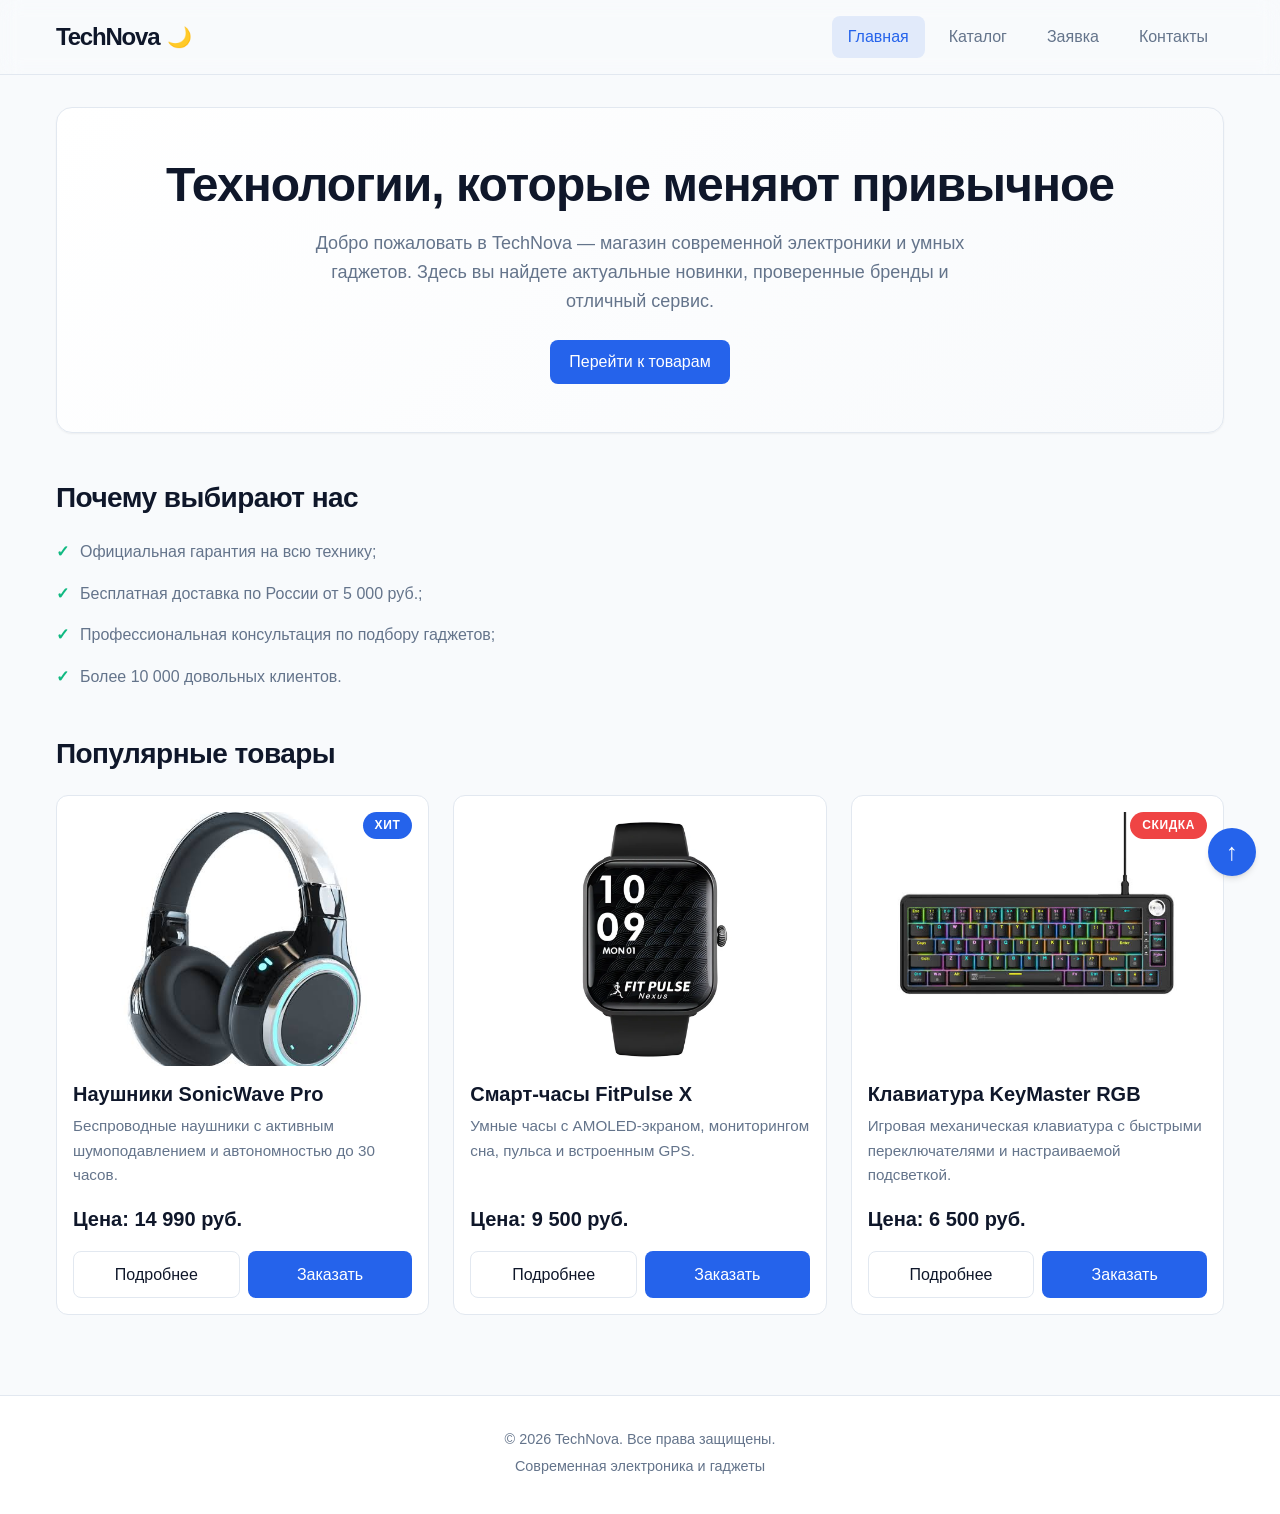
<file: index.html>
<!DOCTYPE html>
<html lang="ru">
<head>
  <meta charset="UTF-8">
  <meta name="viewport" content="width=device-width, initial-scale=1.0">
  <meta name="description" content="TechNova — магазин современной электроники и умных гаджетов.">
  <title>Главная – TechNova</title>
  <link rel="stylesheet" href="css/style.css">
  <link rel="stylesheet" href="css/responsive.css">
  <script src="js/main.js" defer></script>
</head>
<body>
  <a class="skip-link" href="#main">Перейти к основному содержимому</a>

  <header class="site-header">
    <div class="site-header__inner">
      <a class="site-header__logo" href="index.html">TechNova</a>
      
      <div class="site-header__controls">
        <button class="theme-toggle" type="button" id="theme-toggle" aria-label="Включить тёмную тему">
          <span class="theme-toggle__icon" aria-hidden="true">🌙</span>
        </button>
        <button class="menu-toggle" id="menu-toggle" aria-expanded="false" aria-controls="site-nav-list">
          <span class="menu-toggle__icon" aria-hidden="true">☰</span>
          <span class="visually-hidden">Открыть меню</span>
        </button>
      </div>

      <nav class="site-nav" id="site-nav-list" aria-label="Основная навигация">
        <ul class="site-nav__list">
          <li class="site-nav__item"><a class="site-nav__link site-nav__link--active" href="index.html" aria-current="page">Главная</a></li>
          <li class="site-nav__item"><a class="site-nav__link" href="catalog.html">Каталог</a></li>
          <li class="site-nav__item"><a class="site-nav__link" href="order.html">Заявка</a></li>
          <li class="site-nav__item"><a class="site-nav__link" href="contacts.html">Контакты</a></li>
        </ul>
      </nav>
    </div>
  </header>

  <main id="main">
    <section class="hero">
      <h1 class="hero__title">Технологии, которые меняют привычное</h1>
      <p class="hero__text">Добро пожаловать в TechNova — магазин современной электроники и умных гаджетов. Здесь вы найдете актуальные новинки, проверенные бренды и отличный сервис.</p>
      <a class="button button--primary" href="#popular">Перейти к товарам</a>
    </section>

    <section class="section" id="advantages">
      <h2 class="section__title">Почему выбирают нас</h2>
      <ul class="advantages-list">
        <li>Официальная гарантия на всю технику;</li>
        <li>Бесплатная доставка по России от 5 000 руб.;</li>
        <li>Профессиональная консультация по подбору гаджетов;</li>
        <li>Более 10 000 довольных клиентов.</li>
      </ul>
    </section>

    <section class="section" id="popular">
      <h2 class="section__title">Популярные товары</h2>
      <div class="products-grid">
                <article class="product-card product-card--featured">
          <span class="product-card__badge product-card__badge--hit">Хит</span>
          <img class="product-card__image" src="images/product-1-640.jpg" alt="Беспроводные наушники SonicWave Pro" width="640" height="480" loading="lazy">
          
          <h3 class="product-card__title">Наушники SonicWave Pro</h3>
          <p class="product-card__description">Беспроводные наушники с активным шумоподавлением и автономностью до 30 часов.</p>
          <p class="product-card__price">Цена: 14 990 руб.</p>
          <div class="product-card__actions">
            <a class="button button--secondary" href="product.html">Подробнее</a>
            <a class="button button--primary" href="order.html">Заказать</a>
          </div>
        </article>

        <article class="product-card">
          <img class="product-card__image" src="images/product-2-640.jpg" alt="Смарт-часы FitPulse X" width="640" height="480" loading="lazy">
          <h3 class="product-card__title">Смарт-часы FitPulse X</h3>
          <p class="product-card__description">Умные часы с AMOLED-экраном, мониторингом сна, пульса и встроенным GPS.</p>
          <p class="product-card__price">Цена: 9 500 руб.</p>
          <div class="product-card__actions">
            <a class="button button--secondary" href="product.html">Подробнее</a>
            <a class="button button--primary" href="order.html">Заказать</a>
          </div>
        </article>

        <article class="product-card product-card--discount">
          <span class="product-card__badge product-card__badge--sale">Скидка</span>
          <img class="product-card__image" src="images/product-3-640.jpg" alt="Механическая клавиатура KeyMaster RGB" width="640" height="480" loading="lazy">
          <h3 class="product-card__title">Клавиатура KeyMaster RGB</h3>
          <p class="product-card__description">Игровая механическая клавиатура с быстрыми переключателями и настраиваемой подсветкой.</p>
          <p class="product-card__price">Цена: 6 500 руб.</p>
          <div class="product-card__actions">
            <a class="button button--secondary" href="product.html">Подробнее</a>
            <a class="button button--primary" href="order.html">Заказать</a>
          </div>
        </article>
      </div>
    </section>
  </main>

  <footer class="site-footer" id="contacts">
    <p class="site-footer__text">&copy; 2026 TechNova. Все права защищены.</p>
    <p class="site-footer__text">Современная электроника и гаджеты</p>
  </footer>

  <a class="to-top" href="#" aria-label="Наверх">↑</a>
</body>
</html>
</file>
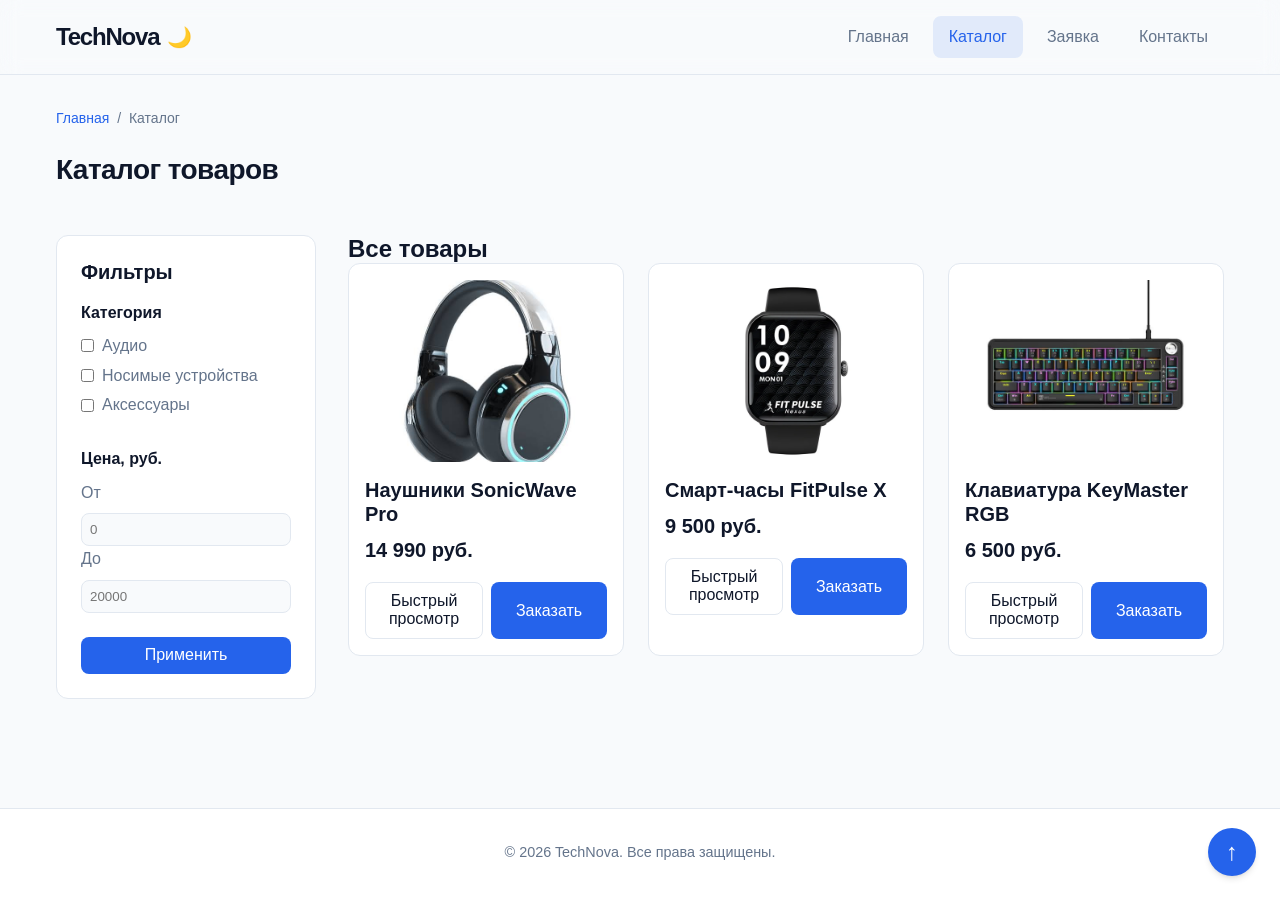
<file: catalog.html>
<!DOCTYPE html>
<html lang="ru">
<head>
  <meta charset="UTF-8">
  <meta name="viewport" content="width=device-width, initial-scale=1.0">
  <meta name="description" content="Каталог электроники и гаджетов TechNova.">
  <title>Каталог – TechNova</title>
  <link rel="stylesheet" href="css/style.css">
  <link rel="stylesheet" href="css/responsive.css">
  <script src="js/main.js" defer></script>
</head>
<body>
  <a class="skip-link" href="#main">Перейти к основному содержимому</a>

  <header class="site-header">
    <div class="site-header__inner">
      <a class="site-header__logo" href="index.html">TechNova</a>
      <div class="site-header__controls">
        <button class="theme-toggle" type="button" id="theme-toggle" aria-label="Включить тёмную тему">
          <span class="theme-toggle__icon" aria-hidden="true">🌙</span>
        </button>
        <button class="menu-toggle" id="menu-toggle" aria-expanded="false" aria-controls="site-nav-list">
          <span class="menu-toggle__icon" aria-hidden="true">☰</span>
          <span class="visually-hidden">Открыть меню</span>
        </button>
      </div>
      <nav class="site-nav" id="site-nav-list" aria-label="Основная навигация">
        <ul class="site-nav__list">
          <li class="site-nav__item"><a class="site-nav__link" href="index.html">Главная</a></li>
          <li class="site-nav__item"><a class="site-nav__link site-nav__link--active" href="catalog.html" aria-current="page">Каталог</a></li>
          <li class="site-nav__item"><a class="site-nav__link" href="order.html">Заявка</a></li>
          <li class="site-nav__item"><a class="site-nav__link" href="contacts.html">Контакты</a></li>
        </ul>
      </nav>
    </div>
  </header>

  <main id="main">
    <nav class="breadcrumbs" aria-label="Хлебные крошки">
      <a class="breadcrumbs__link" href="index.html">Главная</a>
      <span class="breadcrumbs__current">Каталог</span>
    </nav>

    <section class="section">
      <h1 class="section__title">Каталог товаров</h1>
    </section>

    <section class="catalog-layout">
      <aside class="catalog-filters">
        <h2 class="catalog-filters__title">Фильтры</h2>
        <form class="filters-form" id="filters-form" action="#" method="get">
          <fieldset class="filters-form__group">
            <legend class="filters-form__legend">Категория</legend>
            <label class="filters-form__label"><input class="filters-form__checkbox" type="checkbox" name="category" value="audio"> Аудио</label>
            <label class="filters-form__label"><input class="filters-form__checkbox" type="checkbox" name="category" value="wearables"> Носимые устройства</label>
            <label class="filters-form__label"><input class="filters-form__checkbox" type="checkbox" name="category" value="accessories"> Аксессуары</label>
          </fieldset>
          <fieldset class="filters-form__group">
            <legend class="filters-form__legend">Цена, руб.</legend>
            <label class="filters-form__label" for="price-from">От</label>
            <input class="filters-form__input" id="price-from" name="price-from" type="number" min="0" placeholder="0">
            <label class="filters-form__label" for="price-to">До</label>
            <input class="filters-form__input" id="price-to" name="price-to" type="number" min="0" placeholder="20000">
          </fieldset>
          <button class="button button--primary" type="submit">Применить</button>
        </form>
      </aside>

      <section class="catalog-products">
        <h2 class="catalog-products__title">Все товары</h2>
        <div class="products-grid">
          <article class="product-card" data-category="audio" data-price="14990">
            <img class="product-card__image" src="images/product-1-640.jpg" alt="Беспроводные наушники SonicWave Pro" width="640" height="480" loading="lazy">
            <h3 class="product-card__title">Наушники SonicWave Pro</h3>
            <p class="product-card__price">14 990 руб.</p>
            <div class="product-card__actions">
              <button class="button button--secondary quick-view" data-title="Наушники SonicWave Pro" data-desc="Иммерсивный звук, активное шумоподавление и автономность до 30 часов.">Быстрый просмотр</button>
              <a class="button button--primary" href="order.html">Заказать</a>
            </div>
          </article>

          <article class="product-card" data-category="wearables" data-price="9500">
            <img class="product-card__image" src="images/product-2-640.jpg" alt="Смарт-часы FitPulse X" width="640" height="480" loading="lazy">
            <h3 class="product-card__title">Смарт-часы FitPulse X</h3>
            <p class="product-card__price">9 500 руб.</p>
            <div class="product-card__actions">
              <button class="button button--secondary quick-view" data-title="Смарт-часы FitPulse X" data-desc="AMOLED-экран, мониторинг сна и встроенный GPS-трекер.">Быстрый просмотр</button>
              <a class="button button--primary" href="order.html">Заказать</a>
            </div>
          </article>

          <article class="product-card" data-category="accessories" data-price="6500">
            <img class="product-card__image" src="images/product-3-640.jpg" alt="Механическая клавиатура KeyMaster RGB" width="640" height="480" loading="lazy">
            <h3 class="product-card__title">Клавиатура KeyMaster RGB</h3>
            <p class="product-card__price">6 500 руб.</p>
            <div class="product-card__actions">
              <button class="button button--secondary quick-view" data-title="Клавиатура KeyMaster RGB" data-desc="Механические переключатели, настраиваемая RGB-подсветка.">Быстрый просмотр</button>
              <a class="button button--primary" href="order.html">Заказать</a>
            </div>
          </article>
        </div>
      </section>
    </section>
  </main>

  <footer class="site-footer">
    <p class="site-footer__text">&copy; 2026 TechNova. Все права защищены.</p>
  </footer>
  <a class="to-top" href="#" aria-label="Наверх">↑</a>

  <dialog class="modal" id="quick-view-modal" aria-labelledby="modal-title">
    <h2 id="modal-title" class="modal__title">Товар</h2>
    <p id="modal-desc" class="modal__desc">Описание</p>
    <button class="button button--primary modal__close" id="modal-close" type="button">Закрыть</button>
  </dialog>
</body>
</html>
</file>
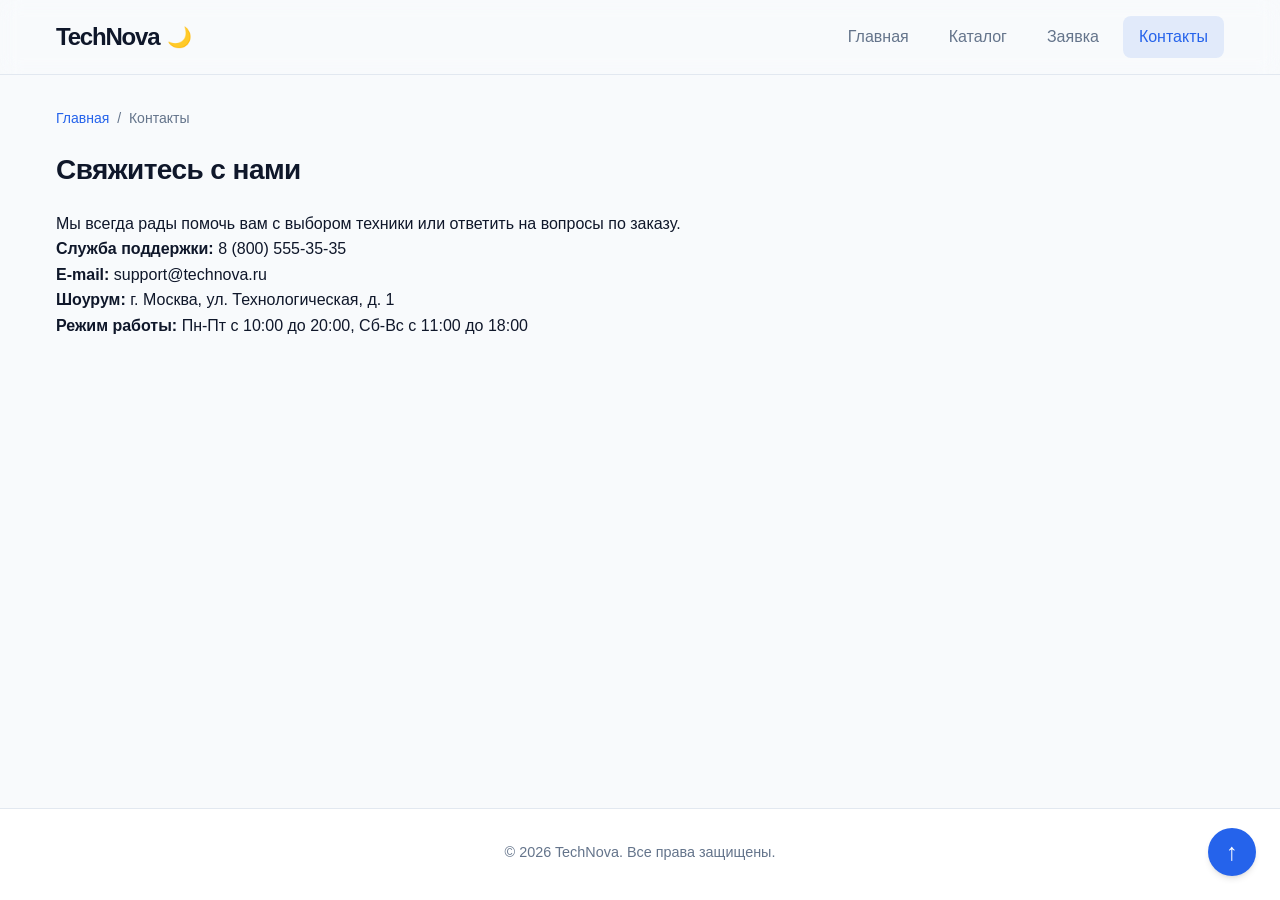
<file: contacts.html>
<!DOCTYPE html>
<html lang="ru">
<head>
  <meta charset="UTF-8">
  <meta name="viewport" content="width=device-width, initial-scale=1.0">
  <meta name="description" content="Контактная информация магазина TechNova.">
  <title>Контакты – TechNova</title>
  <link rel="stylesheet" href="css/style.css">
  <link rel="stylesheet" href="css/responsive.css">
  <script src="js/main.js" defer></script>
</head>
<body>
  <a class="skip-link" href="#main">Перейти к основному содержимому</a>

  <header class="site-header">
    <div class="site-header__inner">
      <a class="site-header__logo" href="index.html">TechNova</a>
      <div class="site-header__controls">
        <button class="theme-toggle" type="button" id="theme-toggle" aria-label="Включить тёмную тему">
          <span class="theme-toggle__icon" aria-hidden="true">🌙</span>
        </button>
        <button class="menu-toggle" id="menu-toggle" aria-expanded="false" aria-controls="site-nav-list">
          <span class="menu-toggle__icon" aria-hidden="true">☰</span>
          <span class="visually-hidden">Открыть меню</span>
        </button>
      </div>
      <nav class="site-nav" id="site-nav-list" aria-label="Основная навигация">
        <ul class="site-nav__list">
          <li class="site-nav__item"><a class="site-nav__link" href="index.html">Главная</a></li>
          <li class="site-nav__item"><a class="site-nav__link" href="catalog.html">Каталог</a></li>
          <li class="site-nav__item"><a class="site-nav__link" href="order.html">Заявка</a></li>
          <li class="site-nav__item"><a class="site-nav__link site-nav__link--active" href="contacts.html" aria-current="page">Контакты</a></li>
        </ul>
      </nav>
    </div>
  </header>

  <main id="main">
    <nav class="breadcrumbs" aria-label="Хлебные крошки">
      <a class="breadcrumbs__link" href="index.html">Главная</a>
      <span class="breadcrumbs__current">Контакты</span>
    </nav>

    <section class="section">
      <h1 class="section__title">Свяжитесь с нами</h1>
      <p>Мы всегда рады помочь вам с выбором техники или ответить на вопросы по заказу.</p>
      
      <ul class="contacts-list">
        <li class="contacts-list__item"><strong>Служба поддержки:</strong> 8 (800) 555-35-35</li>
        <li class="contacts-list__item"><strong>E-mail:</strong> support@technova.ru</li>
        <li class="contacts-list__item"><strong>Шоурум:</strong> г. Москва, ул. Технологическая, д. 1</li>
        <li class="contacts-list__item"><strong>Режим работы:</strong> Пн-Пт с 10:00 до 20:00, Сб-Вс с 11:00 до 18:00</li>
      </ul>
    </section>
  </main>

  <footer class="site-footer">
    <p class="site-footer__text">&copy; 2026 TechNova. Все права защищены.</p>
  </footer>
  <a class="to-top" href="#" aria-label="Наверх">↑</a>
</body>
</html>
</file>
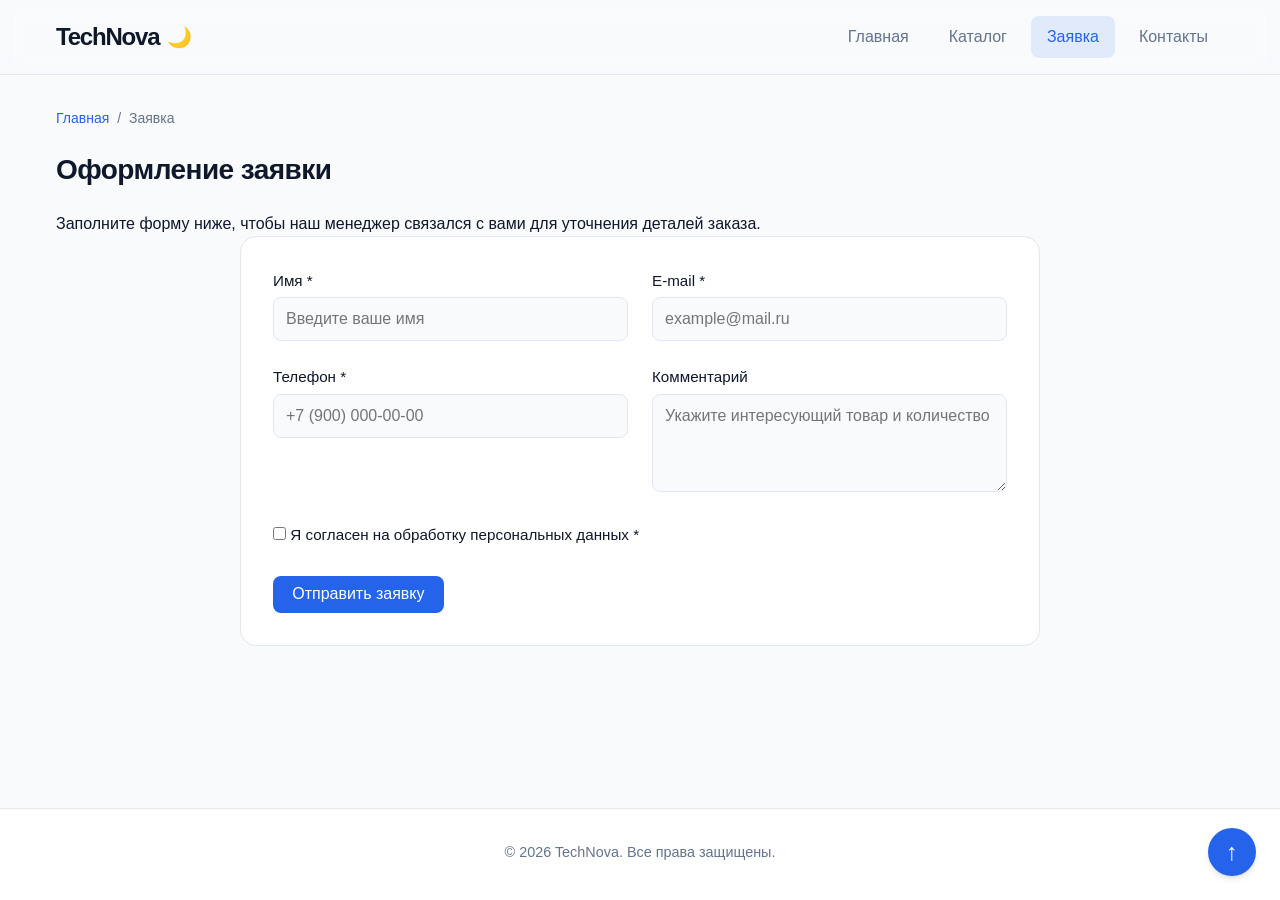
<file: order.html>
<!DOCTYPE html>
<html lang="ru">
<head>
  <meta charset="UTF-8">
  <meta name="viewport" content="width=device-width, initial-scale=1.0">
  <meta name="description" content="Оформление заявки на покупку гаджетов в TechNova.">
  <title>Оформление заявки – TechNova</title>
  <link rel="stylesheet" href="css/style.css">
  <link rel="stylesheet" href="css/responsive.css">
  <script src="js/main.js" defer></script>
</head>
<body>
  <a class="skip-link" href="#main">Перейти к основному содержимому</a>

  <header class="site-header">
    <div class="site-header__inner">
      <a class="site-header__logo" href="index.html">TechNova</a>
      <div class="site-header__controls">
        <button class="theme-toggle" type="button" id="theme-toggle" aria-label="Включить тёмную тему">
          <span class="theme-toggle__icon" aria-hidden="true">🌙</span>
        </button>
        <button class="menu-toggle" id="menu-toggle" aria-expanded="false" aria-controls="site-nav-list">
          <span class="menu-toggle__icon" aria-hidden="true">☰</span>
          <span class="visually-hidden">Открыть меню</span>
        </button>
      </div>
      <nav class="site-nav" id="site-nav-list" aria-label="Основная навигация">
        <ul class="site-nav__list">
          <li class="site-nav__item"><a class="site-nav__link" href="index.html">Главная</a></li>
          <li class="site-nav__item"><a class="site-nav__link" href="catalog.html">Каталог</a></li>
          <li class="site-nav__item"><a class="site-nav__link site-nav__link--active" href="order.html" aria-current="page">Заявка</a></li>
          <li class="site-nav__item"><a class="site-nav__link" href="contacts.html">Контакты</a></li>
        </ul>
      </nav>
    </div>
  </header>

  <main id="main">
    <nav class="breadcrumbs" aria-label="Хлебные крошки">
      <a class="breadcrumbs__link" href="index.html">Главная</a>
      <span class="breadcrumbs__current">Заявка</span>
    </nav>

    <section class="section">
      <h1 class="section__title">Оформление заявки</h1>
      <p>Заполните форму ниже, чтобы наш менеджер связался с вами для уточнения деталей заказа.</p>
      
      <form class="order-form order-form--page" id="order-form" action="#" method="post" novalidate>
        <div class="order-form__field">
          <label class="order-form__label" for="order-name">Имя *</label>
          <input class="order-form__input" id="order-name" name="name" type="text" placeholder="Введите ваше имя" minlength="2" autocomplete="given-name" required>
        </div>
        <div class="order-form__field">
          <label class="order-form__label" for="order-email">E-mail *</label>
          <input class="order-form__input" id="order-email" name="email" type="email" placeholder="example@mail.ru" autocomplete="email" required aria-describedby="email-error">
          <p id="email-error" class="form-error" role="alert" style="display: none;">Введите корректный e-mail.</p>
        </div>
        <div class="order-form__field">
          <label class="order-form__label" for="order-phone">Телефон *</label>
          <input class="order-form__input" id="order-phone" name="phone" type="tel" inputmode="tel" placeholder="+7 (900) 000-00-00" pattern="^\+7 \(\d{3}\) \d{3}-\d{2}-\d{2}$" required>
        </div>
        <div class="order-form__field">
          <label class="order-form__label" for="order-comment">Комментарий</label>
          <textarea class="order-form__textarea" id="order-comment" name="comment" rows="4" placeholder="Укажите интересующий товар и количество"></textarea>
        </div>
        <div class="order-form__field order-form__field--checkbox">
          <label class="order-form__label"><input class="order-form__checkbox" id="order-agreement" name="agreement" type="checkbox" required> Я согласен на обработку персональных данных *</label>
        </div>
        <div class="order-form__actions">
          <button class="button button--primary" type="submit">Отправить заявку</button>
        </div>
      </form>
      <p class="success-message" id="success-message" hidden>Заявка успешно отправлена! Наш менеджер свяжется с вами.</p>
    </section>
  </main>

  <footer class="site-footer">
    <p class="site-footer__text">&copy; 2026 TechNova. Все права защищены.</p>
  </footer>
  <a class="to-top" href="#" aria-label="Наверх">↑</a>
</body>
</html>
</file>
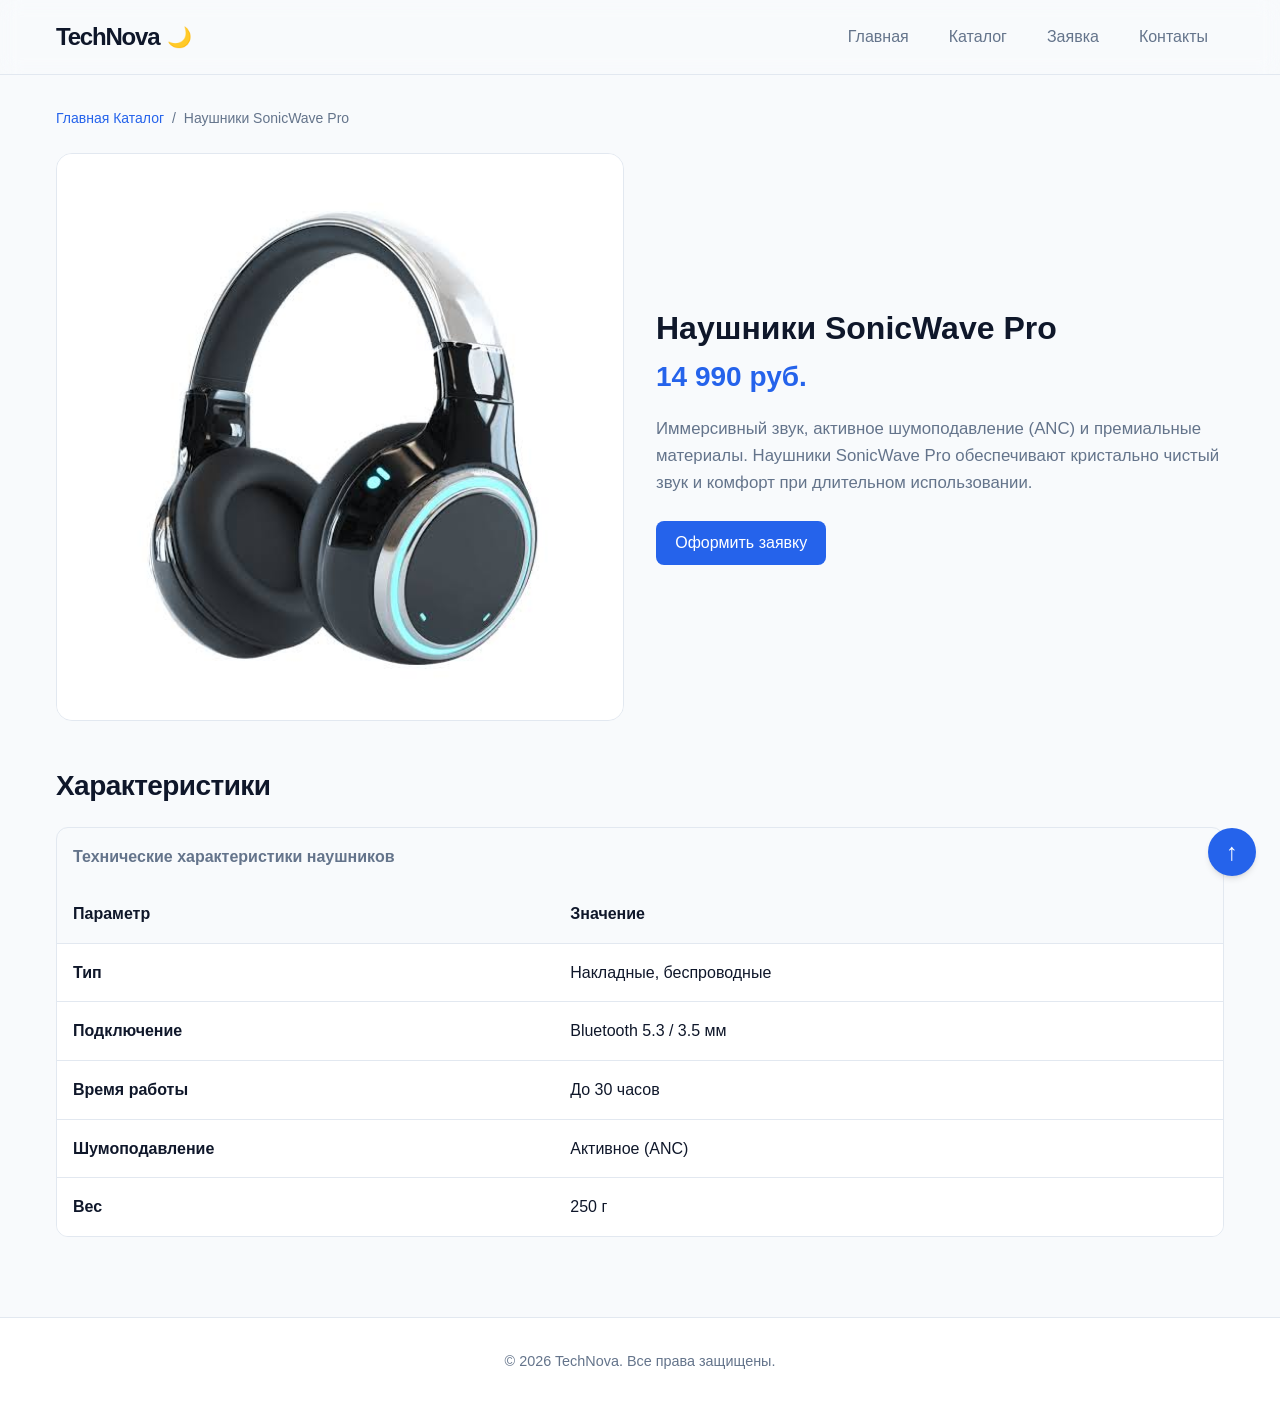
<file: product.html>
<!DOCTYPE html>
<html lang="ru">
<head>
  <meta charset="UTF-8">
  <meta name="viewport" content="width=device-width, initial-scale=1.0">
  <meta name="description" content="Наушники SonicWave Pro — подробная информация.">
  <title>Наушники SonicWave Pro – TechNova</title>
  <link rel="stylesheet" href="css/style.css">
  <link rel="stylesheet" href="css/responsive.css">
  <script src="js/main.js" defer></script>
</head>
<body>
  <a class="skip-link" href="#main">Перейти к основному содержимому</a>

  <header class="site-header">
    <div class="site-header__inner">
      <a class="site-header__logo" href="index.html">TechNova</a>
      <div class="site-header__controls">
        <button class="theme-toggle" type="button" id="theme-toggle" aria-label="Включить тёмную тему">
          <span class="theme-toggle__icon" aria-hidden="true">🌙</span>
        </button>
        <button class="menu-toggle" id="menu-toggle" aria-expanded="false" aria-controls="site-nav-list">
          <span class="menu-toggle__icon" aria-hidden="true">☰</span>
          <span class="visually-hidden">Открыть меню</span>
        </button>
      </div>
      <nav class="site-nav" id="site-nav-list" aria-label="Основная навигация">
        <ul class="site-nav__list">
          <li class="site-nav__item"><a class="site-nav__link" href="index.html">Главная</a></li>
          <li class="site-nav__item"><a class="site-nav__link" href="catalog.html">Каталог</a></li>
          <li class="site-nav__item"><a class="site-nav__link" href="order.html">Заявка</a></li>
          <li class="site-nav__item"><a class="site-nav__link" href="contacts.html">Контакты</a></li>
        </ul>
      </nav>
    </div>
  </header>

  <main id="main">
    <nav class="breadcrumbs" aria-label="Хлебные крошки">
      <a class="breadcrumbs__link" href="index.html">Главная</a>
      <a class="breadcrumbs__link" href="catalog.html">Каталог</a>
      <span class="breadcrumbs__current">Наушники SonicWave Pro</span>
    </nav>

    <section class="product-detail">
      <div class="product-detail__media">
        <img class="product-detail__image" src="images/product-1-640.jpg" srcset="images/product-1-480.jpg 480w, images/product-1-640.jpg 640w" sizes="(max-width: 768px) 100vw, 50vw" alt="Беспроводные наушники SonicWave Pro в черном цвете" width="640" height="480">
      </div>
      <div class="product-detail__info">
        <h1 class="product-detail__title">Наушники SonicWave Pro</h1>
        <p class="product-detail__price">14 990 руб.</p>
        <p class="product-detail__description">Иммерсивный звук, активное шумоподавление (ANC) и премиальные материалы. Наушники SonicWave Pro обеспечивают кристально чистый звук и комфорт при длительном использовании.</p>
        <div class="product-detail__actions">
          <a class="button button--primary" href="order.html">Оформить заявку</a>
        </div>
      </div>
    </section>

    <section class="section">
      <h2 class="section__title">Характеристики</h2>
      <div class="table-wrapper">
        <table class="product-table">
          <caption>Технические характеристики наушников</caption>
          <thead>
            <tr>
              <th scope="col">Параметр</th>
              <th scope="col">Значение</th>
            </tr>
          </thead>
          <tbody>
            <tr>
              <th scope="row" data-label="Параметр">Тип</th>
              <td data-label="Значение">Накладные, беспроводные</td>
            </tr>
            <tr>
              <th scope="row" data-label="Параметр">Подключение</th>
              <td data-label="Значение">Bluetooth 5.3 / 3.5 мм</td>
            </tr>
            <tr>
              <th scope="row" data-label="Параметр">Время работы</th>
              <td data-label="Значение">До 30 часов</td>
            </tr>
            <tr>
              <th scope="row" data-label="Параметр">Шумоподавление</th>
              <td data-label="Значение">Активное (ANC)</td>
            </tr>
            <tr>
              <th scope="row" data-label="Параметр">Вес</th>
              <td data-label="Значение">250 г</td>
            </tr>
          </tbody>
        </table>
      </div>
    </section>
  </main>

  <footer class="site-footer">
    <p class="site-footer__text">&copy; 2026 TechNova. Все права защищены.</p>
  </footer>
  <a class="to-top" href="#" aria-label="Наверх">↑</a>
</body>
</html>
</file>
<file: css/style.css>
:root {
  color-scheme: light;
  --font-family: 'Inter', -apple-system, BlinkMacSystemFont, "Segoe UI", Roboto, Helvetica, Arial, sans-serif;
  --color-bg: #f8fafc;
  --color-surface: #ffffff;
  --color-text: #0f172a;
  --color-text-muted: #64748b;
  --color-primary: #2563eb;
  --color-primary-hover: #1d4ed8;
  --color-border: #e2e8f0;
  --color-danger: #ef4444;
  --color-danger-bg: #fef2f2;
  --color-success: #10b981;
  --color-success-bg: #ecfdf5;
  --color-white: #ffffff;
  
  --space-xs: 0.25rem;
  --space-sm: 0.5rem;
  --space-md: 1rem;
  --space-lg: 1.5rem;
  --space-xl: 2rem;
  --space-2xl: 3rem;
  
  --radius-sm: 8px;
  --radius-md: 12px;
  --radius-lg: 16px;
  --radius-full: 9999px;
  
  --container-width: 1200px;
  --shadow-sm: 0 1px 2px 0 rgb(0 0 0 / 0.05);
  --shadow-md: 0 4px 6px -1px rgb(0 0 0 / 0.1), 0 2px 4px -2px rgb(0 0 0 / 0.1);
  --shadow-lg: 0 10px 15px -3px rgb(0 0 0 / 0.1), 0 4px 6px -4px rgb(0 0 0 / 0.1);
  
  --z-header: 100;
  --z-badge: 10;
  --z-to-top: 50;
  --z-modal: 1000;
}

[data-theme="dark"] {
  color-scheme: dark;
  --color-bg: #0f172a;
  --color-surface: #1e293b;
  --color-text: #f8fafc;
  --color-text-muted: #94a3b8;
  --color-primary: #3b82f6;
  --color-primary-hover: #60a5fa;
  --color-border: #334155;
  --color-danger: #f87171;
  --color-danger-bg: #451a1a;
  --color-success: #34d399;
  --color-success-bg: #064e3b;
  --shadow-sm: 0 1px 2px 0 rgb(0 0 0 / 0.3);
  --shadow-md: 0 4px 6px -1px rgb(0 0 0 / 0.4);
  --shadow-lg: 0 10px 15px -3px rgb(0 0 0 / 0.5);
}

* { box-sizing: border-box; margin: 0; padding: 0; }
html { scroll-behavior: smooth; }

body {
  font-family: var(--font-family);
  line-height: 1.6;
  color: var(--color-text);
  background-color: var(--color-bg);
  transition: background-color 0.3s ease, color 0.3s ease;
  display: flex;
  flex-direction: column;
  min-height: 100vh;
}

main { flex: 1; padding: var(--space-xl) var(--space-md); max-width: var(--container-width); margin: 0 auto; width: 100%; }
img { max-width: 100%; height: auto; display: block; object-fit: cover; }
a { color: var(--color-primary); text-decoration: none; transition: color 0.2s; }
a:hover { color: var(--color-primary-hover); }
ul { list-style: none; }
h1, h2, h3, h4 { line-height: 1.2; font-weight: 700; }

:focus-visible { outline: 3px solid var(--color-primary); outline-offset: 3px; border-radius: 4px; }

.skip-link {
  position: absolute;
  left: 16px;
  top: -100px;
  z-index: 9999;
  padding: var(--space-sm) var(--space-md);
  color: var(--color-white);
  background-color: var(--color-primary);
  border-radius: var(--radius-sm);
  text-decoration: none;
  font-weight: 500;
}
.skip-link:focus { top: 16px; }

.visually-hidden {
  position: absolute;
  width: 1px; height: 1px;
  margin: -1px; padding: 0;
  overflow: hidden;
  clip: rect(0, 0, 0, 0);
  border: 0;
}

.button {
  display: inline-flex;
  align-items: center;
  justify-content: center;
  padding: 0.6rem 1.2rem;
  border: none;
  border-radius: var(--radius-sm);
  font-family: inherit;
  font-size: 1rem;
  font-weight: 500;
  cursor: pointer;
  text-decoration: none;
  transition: all 0.2s ease;
}
.button--primary { color: var(--color-white); background-color: var(--color-primary); }
.button--primary:hover { background-color: var(--color-primary-hover); transform: translateY(-1px); box-shadow: var(--shadow-md); }
.button--secondary { color: var(--color-text); background-color: transparent; border: 1px solid var(--color-border); }
.button--secondary:hover { background-color: var(--color-bg); border-color: var(--color-text-muted); }

/* Header */
.site-header {
  position: sticky;
  top: 0;
  z-index: var(--z-header);
  background-color: var(--color-surface);
  border-bottom: 1px solid var(--color-border);
  backdrop-filter: blur(10px);
  background-color: rgba(var(--color-surface), 0.9);
}
.site-header__inner {
  max-width: var(--container-width);
  margin: 0 auto;
  padding: var(--space-md);
  display: flex;
  flex-wrap: wrap;
  align-items: center;
  justify-content: space-between;
}
.site-header__logo { font-size: 1.5rem; font-weight: 800; color: var(--color-text); letter-spacing: -0.05em; }
.site-header__controls { display: flex; gap: var(--space-sm); }

.theme-toggle, .menu-toggle {
  background: none; border: none; cursor: pointer;
  font-size: 1.25rem; padding: var(--space-sm);
  border-radius: var(--radius-sm); color: var(--color-text);
  transition: background-color 0.2s;
}
.theme-toggle:hover, .menu-toggle:hover { background-color: var(--color-border); }

.site-nav { width: 100%; margin-top: var(--space-md); display: none; }
.site-nav.is-open { display: block; }
.site-nav__list { display: flex; flex-direction: column; gap: var(--space-sm); }
.site-nav__link { display: block; padding: var(--space-sm) var(--space-md); color: var(--color-text-muted); font-weight: 500; border-radius: var(--radius-sm); transition: all 0.2s; }
.site-nav__link:hover { color: var(--color-text); background-color: var(--color-bg); }
.site-nav__link--active { color: var(--color-primary); background-color: rgba(37, 99, 235, 0.1); }

.hero {
  background: linear-gradient(135deg, var(--color-surface) 0%, var(--color-bg) 100%);
  padding: var(--space-2xl) var(--space-xl);
  border-radius: var(--radius-lg);
  border: 1px solid var(--color-border);
  margin-bottom: var(--space-2xl);
  text-align: center;
  box-shadow: var(--shadow-sm);
}
.hero__title { font-size: 2.5rem; margin-bottom: var(--space-md); letter-spacing: -0.02em; }
.hero__text { font-size: 1.125rem; color: var(--color-text-muted); margin-bottom: var(--space-lg); max-width: 700px; margin-inline: auto; }
.section { margin-bottom: var(--space-2xl); }
.section__title { font-size: 1.75rem; margin-bottom: var(--space-lg); letter-spacing: -0.02em; }
.advantages-list { display: grid; gap: var(--space-md); }
.advantages-list li { padding-left: var(--space-lg); position: relative; color: var(--color-text-muted); }
.advantages-list li::before { content: "✓"; position: absolute; left: 0; color: var(--color-success); font-weight: bold; }

.products-grid { display: grid; grid-template-columns: 1fr; gap: var(--space-lg); }
.product-card {
  position: relative;
  display: flex; flex-direction: column;
  background-color: var(--color-surface);
  border: 1px solid var(--color-border);
  border-radius: var(--radius-md);
  padding: var(--space-md);
  transition: transform 0.2s, box-shadow 0.2s;
}
.product-card:hover { transform: translateY(-4px); box-shadow: var(--shadow-lg); border-color: var(--color-primary); }
.product-card__image { width: 100%; border-radius: var(--radius-sm); margin-bottom: var(--space-md); aspect-ratio: 4/3; }
.product-card__badge {
  position: absolute; top: var(--space-md); right: var(--space-md);
  z-index: var(--z-badge);
  padding: 0.25rem 0.75rem; font-size: 0.75rem; font-weight: 700;
  color: var(--color-white); border-radius: var(--radius-full);
  text-transform: uppercase; letter-spacing: 0.05em;
}
.product-card__badge--hit { background-color: var(--color-primary); }
.product-card__badge--sale { background-color: var(--color-danger); }
.product-card__title { font-size: 1.25rem; margin-bottom: var(--space-sm); }
.product-card__description { color: var(--color-text-muted); font-size: 0.95rem; margin-bottom: var(--space-md); flex-grow: 1; }
.product-card__price { font-size: 1.25rem; font-weight: 700; margin-bottom: var(--space-md); }
.product-card__actions { display: flex; gap: var(--space-sm); flex-wrap: wrap; }
.product-card__actions .button { flex: 1; }

.breadcrumbs { font-size: 0.875rem; color: var(--color-text-muted); margin-bottom: var(--space-lg); }
.breadcrumbs__current::before { content: " / "; margin: 0 var(--space-xs); }
.catalog-layout { display: grid; grid-template-columns: 1fr; gap: var(--space-xl); }
.catalog-filters { background-color: var(--color-surface); padding: var(--space-lg); border-radius: var(--radius-md); border: 1px solid var(--color-border); align-self: start; }
.catalog-filters__title { font-size: 1.25rem; margin-bottom: var(--space-md); }
.filters-form { display: grid; gap: var(--space-lg); }
.filters-form__group { border: none; }
.filters-form__legend { font-weight: 600; margin-bottom: var(--space-sm); }
.filters-form__label { display: flex; align-items: center; gap: var(--space-sm); margin-bottom: var(--space-xs); cursor: pointer; color: var(--color-text-muted); }
.filters-form__input { width: 100%; padding: 0.5rem; border: 1px solid var(--color-border); border-radius: var(--radius-sm); background: var(--color-bg); color: var(--color-text); margin-top: 4px; }

.product-detail { display: grid; grid-template-columns: 1fr; gap: var(--space-xl); margin-bottom: var(--space-2xl); }
.product-detail__image { border-radius: var(--radius-lg); border: 1px solid var(--color-border); width: 100%; }
.product-detail__title { font-size: 2rem; margin-bottom: var(--space-sm); }
.product-detail__price { font-size: 1.75rem; font-weight: 700; color: var(--color-primary); margin-bottom: var(--space-md); }
.product-detail__description { color: var(--color-text-muted); margin-bottom: var(--space-lg); font-size: 1.05rem; }

.table-wrapper { overflow-x: auto; border-radius: var(--radius-md); border: 1px solid var(--color-border); }
.product-table { width: 100%; border-collapse: collapse; text-align: left; background: var(--color-surface); }
.product-table caption { padding: var(--space-md); font-weight: 600; color: var(--color-text-muted); text-align: left; }
.product-table th, .product-table td { padding: var(--space-md); border-bottom: 1px solid var(--color-border); }
.product-table thead th { background-color: var(--color-bg); font-weight: 600; }
.product-table tbody tr:last-child th, .product-table tbody tr:last-child td { border-bottom: none; }

.order-form--page { background: var(--color-surface); padding: var(--space-xl); border-radius: var(--radius-lg); border: 1px solid var(--color-border); max-width: 800px; margin: 0 auto; display: grid; gap: var(--space-lg); }
.order-form__label { display: block; font-weight: 500; margin-bottom: var(--space-xs); font-size: 0.95rem; }
.order-form__input, .order-form__textarea { width: 100%; padding: 0.75rem; border: 1px solid var(--color-border); border-radius: var(--radius-sm); background: var(--color-bg); color: var(--color-text); font-family: inherit; font-size: 1rem; transition: border-color 0.2s; }
.order-form__input:focus, .order-form__textarea:focus { border-color: var(--color-primary); outline: none; }
.form-error { color: var(--color-danger); font-size: 0.875rem; margin-top: var(--space-xs); }
.success-message { background-color: var(--color-success-bg); color: var(--color-success); padding: var(--space-md); border-radius: var(--radius-sm); border: 1px solid var(--color-success); margin-top: var(--space-lg); font-weight: 500; text-align: center; }

.modal { border: none; border-radius: var(--radius-lg); padding: var(--space-xl); max-width: 500px; width: 90%; box-shadow: var(--shadow-lg); background-color: var(--color-surface); color: var(--color-text); }
.modal::backdrop { background-color: rgba(15, 23, 42, 0.7); backdrop-filter: blur(4px); }
.modal__title { font-size: 1.5rem; margin-bottom: var(--space-sm); }
.modal__desc { color: var(--color-text-muted); margin-bottom: var(--space-lg); }
.modal__close { width: 100%; }

.site-footer { border-top: 1px solid var(--color-border); padding: var(--space-xl) var(--space-md); background-color: var(--color-surface); text-align: center; margin-top: auto; }
.site-footer__text { color: var(--color-text-muted); font-size: 0.9rem; margin-bottom: var(--space-xs); }

.to-top { position: fixed; right: var(--space-lg); bottom: var(--space-lg); z-index: var(--z-to-top); width: 48px; height: 48px; display: flex; align-items: center; justify-content: center; background-color: var(--color-primary); color: var(--color-white); border-radius: 50%; font-size: 1.5rem; box-shadow: var(--shadow-md); text-decoration: none; transition: all 0.2s; }
.to-top:hover { background-color: var(--color-primary-hover); transform: translateY(-4px); }
</file>
<file: css/responsive.css>
@media (min-width: 768px) {
  .products-grid { grid-template-columns: repeat(2, 1fr); }
  .catalog-layout { grid-template-columns: 260px 1fr; }
  .product-detail { grid-template-columns: 1fr 1fr; align-items: center; }
  .order-form--page { grid-template-columns: 1fr 1fr; }
  .order-form__field--checkbox, .order-form__actions { grid-column: 1 / -1; }
  
  .menu-toggle { display: none; }
  .site-nav { display: block; width: auto; margin-top: 0; margin-left: auto; }
  .site-nav__list { flex-direction: row; gap: var(--space-sm); }
}

@media (min-width: 1024px) {
  .products-grid { grid-template-columns: repeat(3, 1fr); }
  .hero { padding: var(--space-2xl) var(--space-2xl); }
  .hero__title { font-size: 3rem; }
}

@media (max-width: 767px) {
  .product-table { min-width: 100%; border: none; background: transparent; }
  .product-table thead { display: none; }
  .product-table tr {
    display: block;
    margin-bottom: var(--space-md);
    border: 1px solid var(--color-border);
    border-radius: var(--radius-md);
    background: var(--color-surface);
    padding: var(--space-sm);
  }
  .product-table th, .product-table td {
    display: flex;
    justify-content: space-between;
    align-items: center;
    padding: var(--space-sm) var(--space-md);
    border-bottom: 1px solid var(--color-border);
  }
  .product-table tbody tr:last-child th,
  .product-table tbody tr:last-child td { border-bottom: 1px solid var(--color-border); }
  .product-table tr th:last-child,
  .product-table tr td:last-child { border-bottom: none; }
  
  .product-table th::before {
    content: attr(data-label);
    font-weight: 600;
    color: var(--color-text-muted);
    margin-right: var(--space-md);
  }
  .table-wrapper { border: none; overflow: visible; }
}

@media (prefers-reduced-motion: reduce) {
  html { scroll-behavior: auto; }
  *, *::before, *::after { transition: none !important; animation: none !important; }
}
</file>
